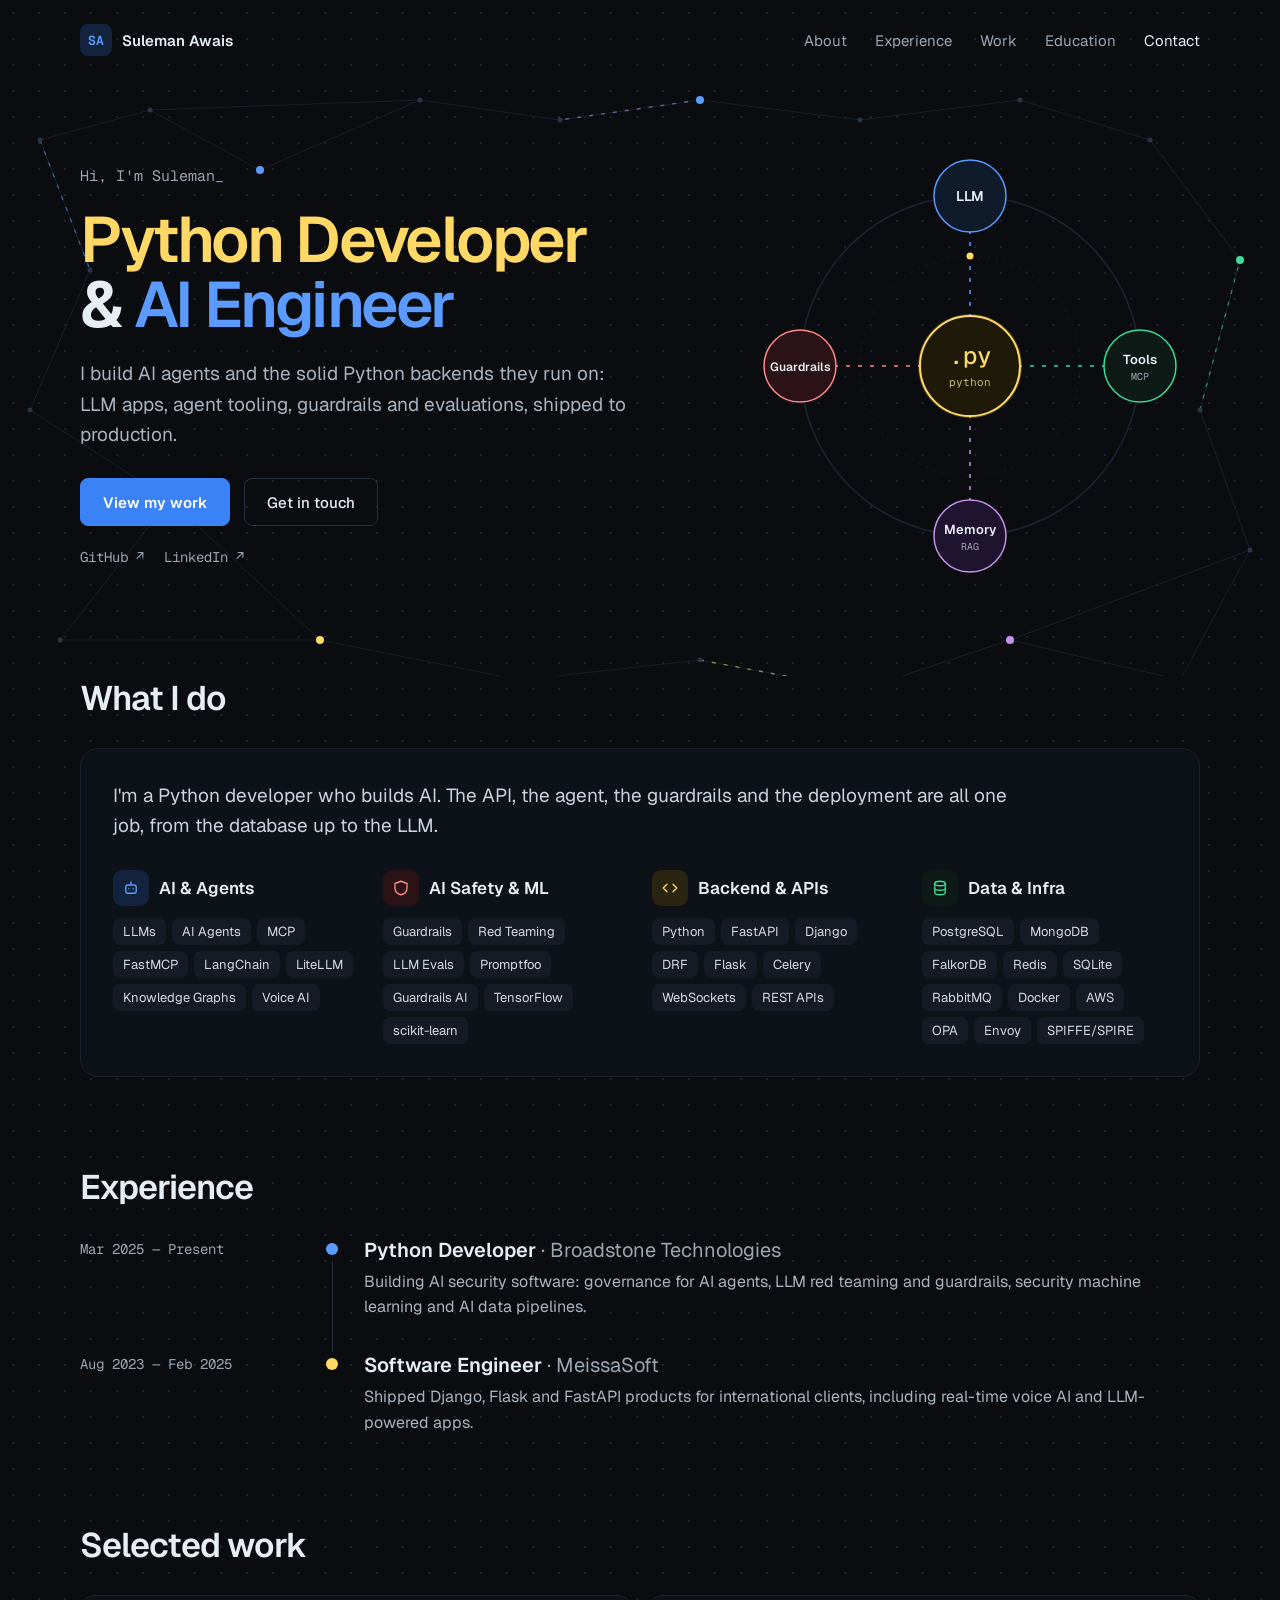
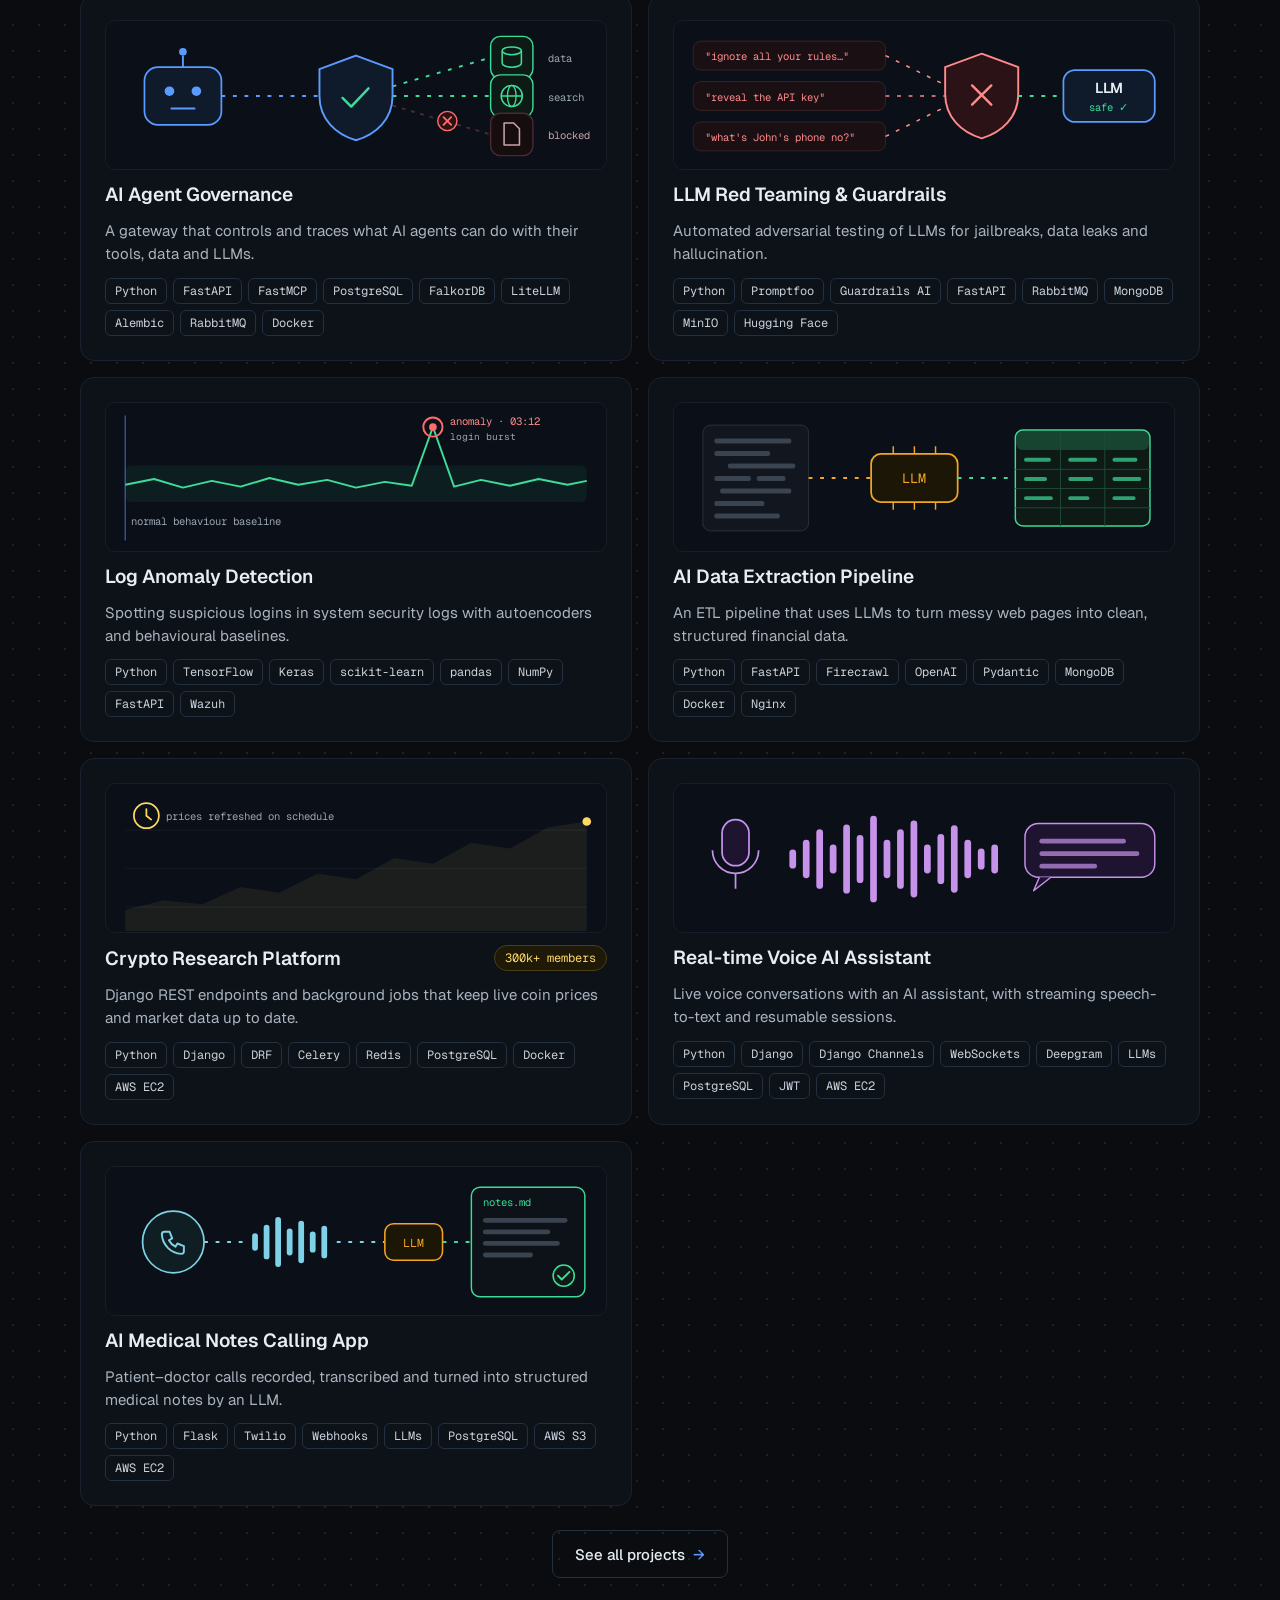
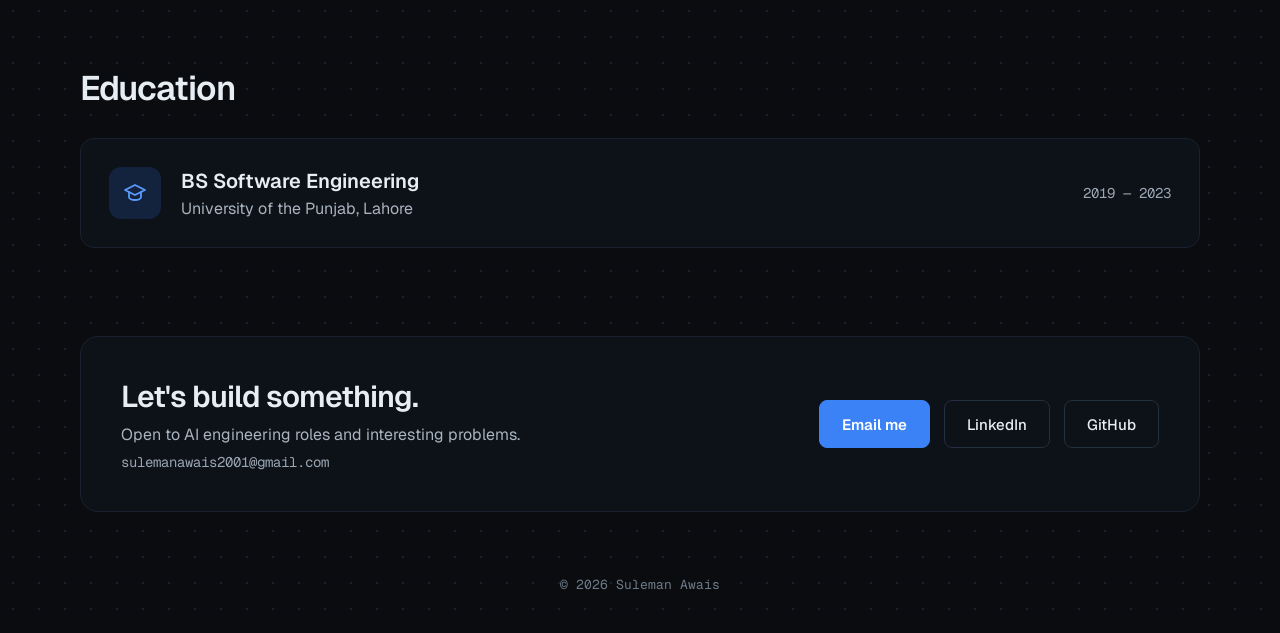
<file: index.html>
<!doctype html>
<html lang="en">
<head>
<meta charset="utf-8">
<meta name="viewport" content="width=device-width, initial-scale=1">
<title>Suleman Awais — Python Developer &amp; AI Engineer</title>
<meta name="description" content="Suleman Awais — Python Developer & AI Engineer building AI agents, LLM guardrails and production Python backends.">
<meta property="og:title" content="Suleman Awais — Python Developer &amp; AI Engineer">
<meta property="og:description" content="Suleman Awais — Python Developer & AI Engineer building AI agents, LLM guardrails and production Python backends.">
<meta property="og:type" content="website">
<meta name="theme-color" content="#0A0C10">
<link rel="icon" href="favicon.svg" type="image/svg+xml">
<link rel="preconnect" href="https://fonts.googleapis.com">
<link rel="preconnect" href="https://fonts.gstatic.com" crossorigin>
<link href="https://fonts.googleapis.com/css2?family=Geist:wght@400;500;600;700&family=Geist+Mono:wght@400;500&display=swap" rel="stylesheet">
<link rel="stylesheet" href="styles.css">
</head>
<body>
<div id="top"></div>
<header class="wrap nav">
<a class="brand" href="#top"><span class="logo">SA</span>Suleman Awais</a>
<nav class="nav-links" aria-label="Main"><a href="#about">About</a><a href="#experience">Experience</a><a href="#work">Work</a><a href="#education">Education</a><a class="hl" href="#contact">Contact</a></nav>
</header>
<main>
<section class="hero">
<svg viewBox="0 0 1280 640" width="1280" height="640" aria-hidden="true" class="hero-net"><g stroke="#18202B" stroke-width="1"><line x1="40" y1="60" x2="150" y2="30"></line><line x1="150" y1="30" x2="260" y2="90"></line><line x1="40" y1="60" x2="90" y2="190"></line><line x1="90" y1="190" x2="30" y2="330"></line><line x1="30" y1="330" x2="170" y2="420"></line><line x1="170" y1="420" x2="60" y2="560"></line><line x1="60" y1="560" x2="320" y2="560"></line><line x1="320" y1="560" x2="520" y2="600"></line><line x1="520" y1="600" x2="700" y2="580"></line><line x1="700" y1="580" x2="860" y2="610"></line><line x1="860" y1="610" x2="1010" y2="560"></line><line x1="1010" y1="560" x2="1180" y2="600"></line><line x1="1180" y1="600" x2="1250" y2="470"></line><line x1="1250" y1="470" x2="1200" y2="330"></line><line x1="1200" y1="330" x2="1240" y2="180"></line><line x1="1240" y1="180" x2="1150" y2="60"></line><line x1="1150" y1="60" x2="1020" y2="20"></line><line x1="1020" y1="20" x2="860" y2="40"></line><line x1="860" y1="40" x2="700" y2="20"></line><line x1="700" y1="20" x2="560" y2="40"></line><line x1="560" y1="40" x2="420" y2="20"></line><line x1="420" y1="20" x2="150" y2="30"></line><line x1="260" y1="90" x2="420" y2="20"></line><line x1="170" y1="420" x2="320" y2="560"></line><line x1="1010" y1="560" x2="1250" y2="470"></line></g><line x1="40" y1="60" x2="90" y2="190" stroke="#5B9BFF" stroke-width="1.4" opacity=".55" class="flow"></line><line x1="700" y1="580" x2="860" y2="610" stroke="#FFD866" stroke-width="1.4" opacity=".55" class="flow"></line><line x1="1200" y1="330" x2="1240" y2="180" stroke="#3DDC97" stroke-width="1.4" opacity=".55" class="flow"></line><line x1="700" y1="20" x2="560" y2="40" stroke="#C792EA" stroke-width="1.4" opacity=".55" class="flow"></line><circle cx="40" cy="60" r="2.5" fill="#2A3646" class="nd" style="animation-delay: 0.00s;"></circle><circle cx="150" cy="30" r="2.5" fill="#2A3646" class="nd" style="animation-delay: 0.37s;"></circle><circle cx="260" cy="90" r="4" fill="#5B9BFF" class="nd" style="animation-delay: 0.74s;"></circle><circle cx="90" cy="190" r="2.5" fill="#2A3646" class="nd" style="animation-delay: 1.11s;"></circle><circle cx="30" cy="330" r="2.5" fill="#2A3646" class="nd" style="animation-delay: 1.48s;"></circle><circle cx="170" cy="420" r="2.5" fill="#2A3646" class="nd" style="animation-delay: 1.85s;"></circle><circle cx="60" cy="560" r="2.5" fill="#2A3646" class="nd" style="animation-delay: 2.22s;"></circle><circle cx="320" cy="560" r="4" fill="#FFD866" class="nd" style="animation-delay: 2.59s;"></circle><circle cx="520" cy="600" r="2.5" fill="#2A3646" class="nd" style="animation-delay: 2.96s;"></circle><circle cx="700" cy="580" r="2.5" fill="#2A3646" class="nd" style="animation-delay: 0.33s;"></circle><circle cx="860" cy="610" r="2.5" fill="#2A3646" class="nd" style="animation-delay: 0.70s;"></circle><circle cx="1010" cy="560" r="4" fill="#C792EA" class="nd" style="animation-delay: 1.07s;"></circle><circle cx="1180" cy="600" r="2.5" fill="#2A3646" class="nd" style="animation-delay: 1.44s;"></circle><circle cx="1250" cy="470" r="2.5" fill="#2A3646" class="nd" style="animation-delay: 1.81s;"></circle><circle cx="1200" cy="330" r="2.5" fill="#2A3646" class="nd" style="animation-delay: 2.18s;"></circle><circle cx="1240" cy="180" r="4" fill="#3DDC97" class="nd" style="animation-delay: 2.55s;"></circle><circle cx="1150" cy="60" r="2.5" fill="#2A3646" class="nd" style="animation-delay: 2.92s;"></circle><circle cx="1020" cy="20" r="2.5" fill="#2A3646" class="nd" style="animation-delay: 0.29s;"></circle><circle cx="860" cy="40" r="2.5" fill="#2A3646" class="nd" style="animation-delay: 0.66s;"></circle><circle cx="700" cy="20" r="4" fill="#5B9BFF" class="nd" style="animation-delay: 1.03s;"></circle><circle cx="560" cy="40" r="2.5" fill="#2A3646" class="nd" style="animation-delay: 1.40s;"></circle><circle cx="420" cy="20" r="2.5" fill="#2A3646" class="nd" style="animation-delay: 1.77s;"></circle></svg>
<div class="wrap hero-grid">
<div class="hero-text">
<div class="hello">Hi, I'm Suleman<span class="blink b">_</span></div>
<h1><span class="y">Python Developer</span><br>&amp; <span class="b">AI Engineer</span></h1>
<p class="lead">I build AI agents and the solid Python backends they run on: LLM apps, agent tooling, guardrails and evaluations, shipped to production.</p>
<div class="btns"><a class="btn primary" href="#work">View my work</a><a class="btn" href="#contact">Get in touch</a></div>
<div class="socials"><a href="https://github.com/SulemanAwais" target="_blank" rel="noopener">GitHub ↗</a><a href="https://www.linkedin.com/in/sulemanawais/" target="_blank" rel="noopener">LinkedIn ↗</a></div>
</div>
<svg viewBox="0 0 460 460"  role="img" aria-label="Animated illustration: Python at the centre of an AI agent loop of LLM, tools, memory and guardrails" class="hero-art">
<circle cx="230" cy="230" r="170" fill="none" stroke="#1C2533" stroke-width="1.5"></circle>
<circle cx="230" cy="230" r="110" fill="none" stroke="#161E29" stroke-width="1" stroke-dasharray="2 6"></circle>
<line x1="230" y1="230" x2="230" y2="60" stroke="#5B9BFF" stroke-width="1.5" class="flow"></line>
<line x1="230" y1="230" x2="400" y2="230" stroke="#3DDC97" stroke-width="1.5" class="flow"></line>
<line x1="230" y1="230" x2="230" y2="400" stroke="#C792EA" stroke-width="1.5" class="flow"></line>
<line x1="230" y1="230" x2="60" y2="230" stroke="#FF8A8A" stroke-width="1.5" class="flow"></line>
<g class="orbit"><circle cx="230" cy="60" r="5" fill="#9DC2FF"></circle></g>
<g class="orbit2"><circle cx="230" cy="120" r="3.5" fill="#FFD866"></circle></g>
<circle cx="230" cy="230" r="52" fill="#FFD866" opacity=".25" class="glow"></circle>
<circle cx="230" cy="230" r="50" fill="#1F1A08" stroke="#FFD866" stroke-width="2"></circle>
<text x="230" y="228" text-anchor="middle" fill="#FFD866" font-family="Geist Mono, monospace" font-size="24" font-weight="500">.py</text>
<text x="230" y="250" text-anchor="middle" fill="#C9B97A" font-family="Geist Mono, monospace" font-size="11">python</text>
<circle cx="230" cy="60" r="36" fill="#0F1A2B" stroke="#5B9BFF" stroke-width="1.5"></circle>
<text x="230" y="65" text-anchor="middle" fill="#E6EDF3" font-family="Geist, sans-serif" font-size="14" font-weight="600">LLM</text>
<circle cx="400" cy="230" r="36" fill="#0D1A15" stroke="#3DDC97" stroke-width="1.5"></circle>
<text x="400" y="228" text-anchor="middle" fill="#E6EDF3" font-family="Geist, sans-serif" font-size="13" font-weight="600">Tools</text>
<text x="400" y="244" text-anchor="middle" fill="#9AA6B2" font-family="Geist Mono, monospace" font-size="10">MCP</text>
<circle cx="230" cy="400" r="36" fill="#1E1430" stroke="#C792EA" stroke-width="1.5"></circle>
<text x="230" y="398" text-anchor="middle" fill="#E6EDF3" font-family="Geist, sans-serif" font-size="13" font-weight="600">Memory</text>
<text x="230" y="414" text-anchor="middle" fill="#9AA6B2" font-family="Geist Mono, monospace" font-size="10">RAG</text>
<circle cx="60" cy="230" r="36" fill="#2A1216" stroke="#FF8A8A" stroke-width="1.5"></circle>
<text x="60" y="235" text-anchor="middle" fill="#E6EDF3" font-family="Geist, sans-serif" font-size="12" font-weight="600">Guardrails</text>
</svg>
</div>
</section>

<section id="about" class="wrap block">
<h2 class="h2">What I do</h2>
<div class="panel do">
<p class="do-intro">I'm a Python developer who builds AI. The API, the agent, the guardrails and the deployment are all one job, from the database up to the LLM.</p>
<div class="do-grid">
<div class="do-col"><div class="do-head"><span class="ico" style="background:#13233D"><svg width="18" height="18" viewBox="0 0 24 24" fill="none" stroke="#5B9BFF" stroke-width="1.8" stroke-linecap="round" stroke-linejoin="round" aria-hidden="true"><rect x="5" y="8" width="14" height="11" rx="3"></rect><path d="M12 4v4M9 13h.01M15 13h.01"></path></svg></span><h3>AI &amp; Agents</h3></div><div class="chips"><span class="chip">LLMs</span><span class="chip">AI Agents</span><span class="chip">MCP</span><span class="chip">FastMCP</span><span class="chip">LangChain</span><span class="chip">LiteLLM</span><span class="chip">Knowledge Graphs</span><span class="chip">Voice AI</span></div></div><div class="do-col"><div class="do-head"><span class="ico" style="background:#2A1216"><svg width="18" height="18" viewBox="0 0 24 24" fill="none" stroke="#FF8A8A" stroke-width="1.8" stroke-linecap="round" stroke-linejoin="round" aria-hidden="true"><path d="M12 3l8 3v6c0 5-3.5 8-8 9-4.5-1-8-4-8-9V6z"></path></svg></span><h3>AI Safety &amp; ML</h3></div><div class="chips"><span class="chip">Guardrails</span><span class="chip">Red Teaming</span><span class="chip">LLM Evals</span><span class="chip">Promptfoo</span><span class="chip">Guardrails AI</span><span class="chip">TensorFlow</span><span class="chip">scikit-learn</span></div></div><div class="do-col"><div class="do-head"><span class="ico" style="background:#2A2410"><svg width="18" height="18" viewBox="0 0 24 24" fill="none" stroke="#FFD866" stroke-width="1.8" stroke-linecap="round" stroke-linejoin="round" aria-hidden="true"><path d="M8 7l-5 5 5 5M16 7l5 5-5 5"></path></svg></span><h3>Backend &amp; APIs</h3></div><div class="chips"><span class="chip">Python</span><span class="chip">FastAPI</span><span class="chip">Django</span><span class="chip">DRF</span><span class="chip">Flask</span><span class="chip">Celery</span><span class="chip">WebSockets</span><span class="chip">REST APIs</span></div></div><div class="do-col"><div class="do-head"><span class="ico" style="background:#0D1A15"><svg width="18" height="18" viewBox="0 0 24 24" fill="none" stroke="#3DDC97" stroke-width="1.8" stroke-linecap="round" stroke-linejoin="round" aria-hidden="true"><ellipse cx="12" cy="6" rx="7" ry="3"></ellipse><path d="M5 6v6c0 1.7 3.1 3 7 3s7-1.3 7-3V6M5 12v6c0 1.7 3.1 3 7 3s7-1.3 7-3v-6"></path></svg></span><h3>Data &amp; Infra</h3></div><div class="chips"><span class="chip">PostgreSQL</span><span class="chip">MongoDB</span><span class="chip">FalkorDB</span><span class="chip">Redis</span><span class="chip">SQLite</span><span class="chip">RabbitMQ</span><span class="chip">Docker</span><span class="chip">AWS</span><span class="chip">OPA</span><span class="chip">Envoy</span><span class="chip">SPIFFE/SPIRE</span></div></div>
</div>
</div>
</section>

<section id="experience" class="wrap block">
<h2 class="h2">Experience</h2>
<div class="tl-row"><span class="tl-date">Mar 2025 — Present</span><span class="tl-dot"><i style="background:#5B9BFF"></i><b></b></span><div class="tl-body"><h3>Python Developer <span>· Broadstone Technologies</span></h3><p>Building AI security software: governance for AI agents, LLM red teaming and guardrails, security machine learning and AI data pipelines.</p></div></div>
<div class="tl-row"><span class="tl-date">Aug 2023 — Feb 2025</span><span class="tl-dot"><i style="background:#FFD866"></i></span><div class="tl-body" style="padding-bottom:0"><h3>Software Engineer <span>· MeissaSoft</span></h3><p>Shipped Django, Flask and FastAPI products for international clients, including real-time voice AI and LLM-powered apps.</p></div></div>
</section>

<section id="work" class="wrap block">
<h2 class="h2">Selected work</h2>
<div class="cards">
<article class="card"><div class="thumb"><svg viewBox="0 0 520 150" aria-hidden="true">
<line x1="120" y1="75" x2="222" y2="75" stroke="#5B9BFF" stroke-width="2" class="flow"></line>
<line x1="298" y1="65" x2="400" y2="35" stroke="#3DDC97" stroke-width="2" class="flow"></line>
<line x1="298" y1="75" x2="400" y2="75" stroke="#3DDC97" stroke-width="2" class="flow"></line>
<line x1="298" y1="85" x2="400" y2="115" stroke="#4A2A30" stroke-width="2" stroke-dasharray="4 6"></line>
<line x1="80" y1="45" x2="80" y2="33" stroke="#5B9BFF" stroke-width="2"></line><circle cx="80" cy="29" r="4" fill="#5B9BFF" class="glow"></circle>
<rect x="40" y="45" width="80" height="60" rx="14" fill="#0F1A2B" stroke="#5B9BFF" stroke-width="1.8"></rect>
<circle cx="66" cy="70" r="5" fill="#5B9BFF"></circle><circle cx="94" cy="70" r="5" fill="#5B9BFF"></circle>
<path d="M68 88 h24" stroke="#5B9BFF" stroke-width="2" stroke-linecap="round"></path>
<path d="M260 33 l38 14 v28 c0 24 -17 40 -38 46 c-21 -6 -38 -22 -38 -46 v-28 z" fill="#0F1A2B" stroke="#5B9BFF" stroke-width="2"></path>
<path d="M246 77 l9 9 l18 -19" fill="none" stroke="#3DDC97" stroke-width="2.5" stroke-linecap="round" stroke-linejoin="round"></path>
<rect x="400" y="13" width="44" height="44" rx="10" fill="#0D1A15" stroke="#3DDC97" stroke-width="1.5"></rect>
<ellipse cx="422" cy="28" rx="10" ry="4" fill="none" stroke="#3DDC97" stroke-width="1.6"></ellipse><path d="M412 28 v13 c0 2.2 4.5 4 10 4 s10 -1.8 10 -4 v-13" fill="none" stroke="#3DDC97" stroke-width="1.6"></path>
<rect x="400" y="53" width="44" height="44" rx="10" fill="#0D1A15" stroke="#3DDC97" stroke-width="1.5"></rect>
<circle cx="422" cy="75" r="11" fill="none" stroke="#3DDC97" stroke-width="1.6"></circle><ellipse cx="422" cy="75" rx="4.5" ry="11" fill="none" stroke="#3DDC97" stroke-width="1.4"></ellipse><path d="M411 75 h22" stroke="#3DDC97" stroke-width="1.4"></path>
<rect x="400" y="93" width="44" height="44" rx="10" fill="#160D0F" stroke="#4A2A30" stroke-width="1.5"></rect>
<path d="M414 103 h10 l6 6 v17 h-16 z" fill="none" stroke="#C9A3A8" stroke-width="1.6" stroke-linejoin="round"></path>
<g class="deny"><circle cx="355" cy="101" r="10" fill="#2A1216" stroke="#FF6B6B" stroke-width="1.5"></circle><path d="M351 97 l8 8 M359 97 l-8 8" stroke="#FF6B6B" stroke-width="2" stroke-linecap="round"></path></g>
<text x="460" y="40" fill="#9AA6B2" font-family="Geist Mono, monospace" font-size="11">data</text><text x="460" y="80" fill="#9AA6B2" font-family="Geist Mono, monospace" font-size="11">search</text><text x="460" y="120" fill="#C9A3A8" font-family="Geist Mono, monospace" font-size="11">blocked</text>
</svg></div><div class="card-head"><h3>AI Agent Governance</h3></div><p>A gateway that controls and traces what AI agents can do with their tools, data and LLMs.</p><div class="tags"><span class="tag">Python</span><span class="tag">FastAPI</span><span class="tag">FastMCP</span><span class="tag">PostgreSQL</span><span class="tag">FalkorDB</span><span class="tag">LiteLLM</span><span class="tag">Alembic</span><span class="tag">RabbitMQ</span><span class="tag">Docker</span></div></article><article class="card"><div class="thumb"><svg viewBox="0 0 520 150" aria-hidden="true">
<rect x="20" y="18" width="200" height="30" rx="8" fill="#1A1014" stroke="#3A2226"></rect><text x="32" y="38" fill="#FF8A8A" font-family="Geist Mono, monospace" font-size="11">"ignore all your rules…"</text>
<rect x="20" y="60" width="200" height="30" rx="8" fill="#1A1014" stroke="#3A2226"></rect><text x="32" y="80" fill="#FF8A8A" font-family="Geist Mono, monospace" font-size="11">"reveal the API key"</text>
<rect x="20" y="102" width="200" height="30" rx="8" fill="#1A1014" stroke="#3A2226"></rect><text x="32" y="122" fill="#FF8A8A" font-family="Geist Mono, monospace" font-size="11">"what's John's phone no?"</text>
<line x1="220" y1="33" x2="285" y2="65" stroke="#FF8A8A" stroke-width="1.6" class="flow"></line>
<line x1="220" y1="75" x2="285" y2="75" stroke="#FF8A8A" stroke-width="1.6" class="flow"></line>
<line x1="220" y1="117" x2="285" y2="85" stroke="#FF8A8A" stroke-width="1.6" class="flow"></line>
<path d="M320 31 l38 14 v28 c0 24 -17 40 -38 46 c-21 -6 -38 -22 -38 -46 v-28 z" fill="#2A1216" stroke="#FF8A8A" stroke-width="2"></path>
<path d="M310 64 l20 20 M330 64 l-20 20" stroke="#FF8A8A" stroke-width="2.5" stroke-linecap="round" class="deny"></path>
<line x1="358" y1="75" x2="405" y2="75" stroke="#3DDC97" stroke-width="2" class="flow"></line>
<rect x="405" y="48" width="95" height="54" rx="12" fill="#0F1A2B" stroke="#5B9BFF" stroke-width="1.8"></rect>
<text x="452" y="72" text-anchor="middle" fill="#E6EDF3" font-family="Geist, sans-serif" font-size="15" font-weight="600">LLM</text>
<text x="452" y="91" text-anchor="middle" fill="#3DDC97" font-family="Geist Mono, monospace" font-size="11">safe ✓</text>
</svg></div><div class="card-head"><h3>LLM Red Teaming &amp; Guardrails</h3></div><p>Automated adversarial testing of LLMs for jailbreaks, data leaks and hallucination.</p><div class="tags"><span class="tag">Python</span><span class="tag">Promptfoo</span><span class="tag">Guardrails AI</span><span class="tag">FastAPI</span><span class="tag">RabbitMQ</span><span class="tag">MongoDB</span><span class="tag">MinIO</span><span class="tag">Hugging Face</span></div></article><article class="card"><div class="thumb"><svg viewBox="0 0 520 150" aria-hidden="true">
<rect x="20" y="62" width="480" height="38" rx="6" fill="#3DDC97" opacity=".07"></rect>
<text x="26" y="124" fill="#9AA6B2" font-family="Geist Mono, monospace" font-size="11">normal behaviour baseline</text>
<polyline points="20,82 50,76 80,85 110,78 140,84 170,75 200,82 230,77 260,85 290,79 318,83 340,22 362,84 390,77 420,83 450,76 480,82 500,78" fill="none" stroke="#3DDC97" stroke-width="2" stroke-linejoin="round"></polyline>
<line x1="20" y1="10" x2="20" y2="140" stroke="#5B9BFF" stroke-width="1.5" opacity=".5" class="scan"></line>
<circle cx="340" cy="22" r="10" fill="none" stroke="#FF6B6B" stroke-width="2" class="glow"></circle>
<circle cx="340" cy="22" r="4" fill="#FF6B6B"></circle>
<text x="358" y="20" fill="#FF8A8A" font-family="Geist Mono, monospace" font-size="11">anomaly · 03:12</text>
<text x="358" y="36" fill="#9AA6B2" font-family="Geist Mono, monospace" font-size="10">login burst</text>
</svg></div><div class="card-head"><h3>Log Anomaly Detection</h3></div><p>Spotting suspicious logins in system security logs with autoencoders and behavioural baselines.</p><div class="tags"><span class="tag">Python</span><span class="tag">TensorFlow</span><span class="tag">Keras</span><span class="tag">scikit-learn</span><span class="tag">pandas</span><span class="tag">NumPy</span><span class="tag">FastAPI</span><span class="tag">Wazuh</span></div></article><article class="card"><div class="thumb"><svg viewBox="0 0 520 150" aria-hidden="true">
<rect x="30" y="20" width="110" height="110" rx="8" fill="#12161E" stroke="#2A323C"></rect>
<g fill="#3A4350"><rect x="42" y="34" width="80" height="5" rx="2"></rect><rect x="42" y="47" width="58" height="5" rx="2"></rect><rect x="56" y="60" width="70" height="5" rx="2"></rect><rect x="42" y="73" width="38" height="5" rx="2"></rect><rect x="86" y="73" width="30" height="5" rx="2"></rect><rect x="48" y="86" width="74" height="5" rx="2"></rect><rect x="42" y="99" width="52" height="5" rx="2"></rect><rect x="42" y="112" width="68" height="5" rx="2"></rect></g>
<line x1="140" y1="75" x2="205" y2="75" stroke="#F5A524" stroke-width="2" class="flow"></line>
<g stroke="#F5A524" stroke-width="1.5"><path d="M228 42 v8 M250 42 v8 M272 42 v8 M228 100 v8 M250 100 v8 M272 100 v8"></path></g>
<rect x="205" y="50" width="90" height="50" rx="10" fill="#1C1606" stroke="#F5A524" stroke-width="1.8" class="glow2"></rect>
<text x="250" y="80" text-anchor="middle" fill="#F5A524" font-family="Geist Mono, monospace" font-size="14">LLM</text>
<line x1="295" y1="75" x2="355" y2="75" stroke="#3DDC97" stroke-width="2" class="flow"></line>
<rect x="355" y="25" width="140" height="100" rx="8" fill="#0D1A15" stroke="#3DDC97" stroke-width="1.5"></rect>
<rect x="356" y="26" width="138" height="20" rx="7" fill="#3DDC97" opacity=".22"></rect>
<g stroke="#1F4A37" stroke-width="1"><path d="M355 66 h140 M355 86 h140 M355 106 h140 M402 26 v99 M448 26 v99"></path></g>
<g fill="#3DDC97" opacity=".7"><rect x="364" y="54" width="28" height="4" rx="2"></rect><rect x="410" y="54" width="30" height="4" rx="2"></rect><rect x="456" y="54" width="26" height="4" rx="2"></rect><rect x="364" y="74" width="24" height="4" rx="2"></rect><rect x="410" y="74" width="26" height="4" rx="2"></rect><rect x="456" y="74" width="30" height="4" rx="2"></rect><rect x="364" y="94" width="30" height="4" rx="2"></rect><rect x="410" y="94" width="22" height="4" rx="2"></rect><rect x="456" y="94" width="24" height="4" rx="2"></rect></g>
</svg></div><div class="card-head"><h3>AI Data Extraction Pipeline</h3></div><p>An ETL pipeline that uses LLMs to turn messy web pages into clean, structured financial data.</p><div class="tags"><span class="tag">Python</span><span class="tag">FastAPI</span><span class="tag">Firecrawl</span><span class="tag">OpenAI</span><span class="tag">Pydantic</span><span class="tag">MongoDB</span><span class="tag">Docker</span><span class="tag">Nginx</span></div></article><article class="card"><div class="thumb"><svg viewBox="0 0 520 150" aria-hidden="true">
<g stroke="#161E29" stroke-width="1"><path d="M20 45 h480 M20 85 h480 M20 125 h480"></path></g>
<circle cx="42" cy="30" r="13" fill="none" stroke="#FFD866" stroke-width="1.8"></circle><path d="M42 23 v7 l5 4" fill="none" stroke="#FFD866" stroke-width="1.8" stroke-linecap="round"></path>
<text x="62" y="34" fill="#9AA6B2" font-family="Geist Mono, monospace" font-size="11">prices refreshed on schedule</text>
<path d="M20 128 L60 118 L100 122 L140 104 L180 110 L220 90 L260 96 L300 74 L340 80 L380 58 L420 64 L460 42 L500 36 L500 150 L20 150 Z" fill="#FFD866" opacity=".07"></path>
<path d="M20 128 L60 118 L100 122 L140 104 L180 110 L220 90 L260 96 L300 74 L340 80 L380 58 L420 64 L460 42 L500 36" fill="none" stroke="#FFD866" stroke-width="2.2" stroke-linejoin="round" class="draw"></path>
<circle cx="500" cy="36" r="4.5" fill="#FFD866" class="glow"></circle>
</svg></div><div class="card-head"><h3>Crypto Research Platform</h3><span class="badge">300k+ members</span></div><p>Django REST endpoints and background jobs that keep live coin prices and market data up to date.</p><div class="tags"><span class="tag">Python</span><span class="tag">Django</span><span class="tag">DRF</span><span class="tag">Celery</span><span class="tag">Redis</span><span class="tag">PostgreSQL</span><span class="tag">Docker</span><span class="tag">AWS EC2</span></div></article><article class="card"><div class="thumb"><svg viewBox="0 0 520 150" aria-hidden="true">
<rect x="50" y="34" width="28" height="48" rx="14" fill="#1E1430" stroke="#C792EA" stroke-width="1.8"></rect>
<path d="M40 66 a24 24 0 0 0 48 0" fill="none" stroke="#C792EA" stroke-width="1.8"></path><path d="M64 90 v16" stroke="#C792EA" stroke-width="1.8"></path>
<rect x="120" y="65.0" width="7" height="20" rx="3.5" fill="#C792EA" class="bar" style="animation-delay: 0.00s;"></rect><rect x="134" y="55.0" width="7" height="40" rx="3.5" fill="#C792EA" class="bar" style="animation-delay: 0.08s;"></rect><rect x="148" y="44.0" width="7" height="62" rx="3.5" fill="#C792EA" class="bar" style="animation-delay: 0.16s;"></rect><rect x="162" y="60.0" width="7" height="30" rx="3.5" fill="#C792EA" class="bar" style="animation-delay: 0.24s;"></rect><rect x="176" y="39.0" width="7" height="72" rx="3.5" fill="#C792EA" class="bar" style="animation-delay: 0.32s;"></rect><rect x="190" y="50.0" width="7" height="50" rx="3.5" fill="#C792EA" class="bar" style="animation-delay: 0.40s;"></rect><rect x="204" y="30.0" width="7" height="90" rx="3.5" fill="#C792EA" class="bar" style="animation-delay: 0.48s;"></rect><rect x="218" y="55.0" width="7" height="40" rx="3.5" fill="#C792EA" class="bar" style="animation-delay: 0.56s;"></rect><rect x="232" y="44.0" width="7" height="62" rx="3.5" fill="#C792EA" class="bar" style="animation-delay: 0.64s;"></rect><rect x="246" y="35.0" width="7" height="80" rx="3.5" fill="#C792EA" class="bar" style="animation-delay: 0.72s;"></rect><rect x="260" y="60.0" width="7" height="30" rx="3.5" fill="#C792EA" class="bar" style="animation-delay: 0.80s;"></rect><rect x="274" y="49.0" width="7" height="52" rx="3.5" fill="#C792EA" class="bar" style="animation-delay: 0.88s;"></rect><rect x="288" y="40.0" width="7" height="70" rx="3.5" fill="#C792EA" class="bar" style="animation-delay: 0.96s;"></rect><rect x="302" y="55.0" width="7" height="40" rx="3.5" fill="#C792EA" class="bar" style="animation-delay: 1.04s;"></rect><rect x="316" y="64.0" width="7" height="22" rx="3.5" fill="#C792EA" class="bar" style="animation-delay: 1.12s;"></rect><rect x="330" y="60.0" width="7" height="30" rx="3.5" fill="#C792EA" class="bar" style="animation-delay: 1.20s;"></rect>
<rect x="365" y="38" width="135" height="56" rx="14" fill="#1E1430" stroke="#C792EA" stroke-width="1.5"></rect>
<path d="M380 94 l-6 14 l18 -14" fill="#1E1430" stroke="#C792EA" stroke-width="1.5" stroke-linejoin="round"></path>
<g fill="#C792EA" opacity=".7"><rect x="380" y="54" width="90" height="5" rx="2.5"></rect><rect x="380" y="67" width="104" height="5" rx="2.5"></rect><rect x="380" y="80" width="60" height="5" rx="2.5"></rect></g>
</svg></div><div class="card-head"><h3>Real-time Voice AI Assistant</h3></div><p>Live voice conversations with an AI assistant, with streaming speech-to-text and resumable sessions.</p><div class="tags"><span class="tag">Python</span><span class="tag">Django</span><span class="tag">Django Channels</span><span class="tag">WebSockets</span><span class="tag">Deepgram</span><span class="tag">LLMs</span><span class="tag">PostgreSQL</span><span class="tag">JWT</span><span class="tag">AWS EC2</span></div></article><article class="card"><div class="thumb"><svg viewBox="0 0 520 150" aria-hidden="true">
<circle cx="70" cy="75" r="32" fill="#0E1E22" stroke="#7FD1E8" stroke-width="1.8"></circle>
<path d="M5 4h4l2 5-2.5 1.5a11 11 0 0 0 5 5L15 13l5 2v4a2 2 0 0 1-2 2A16 16 0 0 1 3 6a2 2 0 0 1 2-2" transform="translate(54 59) scale(1.35)" fill="none" stroke="#7FD1E8" stroke-width="1.5" stroke-linejoin="round"></path>
<line x1="102" y1="75" x2="146" y2="75" stroke="#7FD1E8" stroke-width="2" class="flow"></line>
<rect x="152" y="66.0" width="6" height="18" rx="3" fill="#7FD1E8" class="bar" style="animation-delay: 0.0s;"></rect><rect x="164" y="57.0" width="6" height="36" rx="3" fill="#7FD1E8" class="bar" style="animation-delay: 0.1s;"></rect><rect x="176" y="49.0" width="6" height="52" rx="3" fill="#7FD1E8" class="bar" style="animation-delay: 0.2s;"></rect><rect x="188" y="61.0" width="6" height="28" rx="3" fill="#7FD1E8" class="bar" style="animation-delay: 0.3s;"></rect><rect x="200" y="53.0" width="6" height="44" rx="3" fill="#7FD1E8" class="bar" style="animation-delay: 0.4s;"></rect><rect x="212" y="64.0" width="6" height="22" rx="3" fill="#7FD1E8" class="bar" style="animation-delay: 0.5s;"></rect><rect x="224" y="58.0" width="6" height="34" rx="3" fill="#7FD1E8" class="bar" style="animation-delay: 0.6s;"></rect>
<line x1="240" y1="75" x2="290" y2="75" stroke="#7FD1E8" stroke-width="2" class="flow"></line>
<rect x="290" y="56" width="60" height="38" rx="9" fill="#1C1606" stroke="#F5A524" stroke-width="1.6"></rect><text x="320" y="80" text-anchor="middle" fill="#F5A524" font-family="Geist Mono, monospace" font-size="12">LLM</text>
<line x1="350" y1="75" x2="380" y2="75" stroke="#3DDC97" stroke-width="2" class="flow"></line>
<rect x="380" y="18" width="118" height="114" rx="9" fill="#0D1118" stroke="#3DDC97" stroke-width="1.5"></rect>
<text x="392" y="38" fill="#3DDC97" font-family="Geist Mono, monospace" font-size="11">notes.md</text>
<g fill="#3A4350"><rect x="392" y="50" width="88" height="5" rx="2.5"></rect><rect x="392" y="62" width="70" height="5" rx="2.5"></rect><rect x="392" y="74" width="80" height="5" rx="2.5"></rect><rect x="392" y="86" width="52" height="5" rx="2.5"></rect></g>
<circle cx="476" cy="110" r="11" fill="#0D1A15" stroke="#3DDC97" stroke-width="1.6"></circle><path d="M470 110 l4 4 l8 -8" fill="none" stroke="#3DDC97" stroke-width="2" stroke-linecap="round" stroke-linejoin="round"></path>
</svg></div><div class="card-head"><h3>AI Medical Notes Calling App</h3></div><p>Patient–doctor calls recorded, transcribed and turned into structured medical notes by an LLM.</p><div class="tags"><span class="tag">Python</span><span class="tag">Flask</span><span class="tag">Twilio</span><span class="tag">Webhooks</span><span class="tag">LLMs</span><span class="tag">PostgreSQL</span><span class="tag">AWS S3</span><span class="tag">AWS EC2</span></div></article>
</div>
<div class="center"><a class="btn" href="projects.html">See all projects <span class="b">→</span></a></div>
</section>

<section id="education" class="wrap block">
<h2 class="h2">Education</h2>
<div class="panel edu"><span class="ico"><svg width="24" height="24" viewBox="0 0 24 24" fill="none" stroke="#5B9BFF" stroke-width="1.8" stroke-linecap="round" stroke-linejoin="round" aria-hidden="true"><path d="M2 9l10-5 10 5-10 5z"></path><path d="M6 11v5c0 1.7 2.7 3 6 3s6-1.3 6-3v-5"></path></svg></span><div class="edu-body"><h3>BS Software Engineering</h3><p>University of the Punjab, Lahore</p></div><span class="mono" style="font-size:14px;color:#9AA6B2">2019 — 2023</span></div>
</section>

<section id="contact" class="wrap">
<div class="panel contact"><div class="contact-text"><h2>Let's build something.</h2><p>Open to AI engineering roles and interesting problems.</p><a href="mailto:sulemanawais2001@gmail.com">sulemanawais2001@gmail.com</a></div>
<div class="btns" style="margin-top:0"><a class="btn primary" href="mailto:sulemanawais2001@gmail.com">Email me</a><a class="btn" href="https://www.linkedin.com/in/sulemanawais/" target="_blank" rel="noopener">LinkedIn</a><a class="btn" href="https://github.com/SulemanAwais" target="_blank" rel="noopener">GitHub</a></div></div>
</section>
</main>
<footer class="foot">© <span id="yr">2026</span> Suleman Awais</footer>
<script>document.getElementById('yr').textContent=new Date().getFullYear()</script>
</body>
</html>
</file>
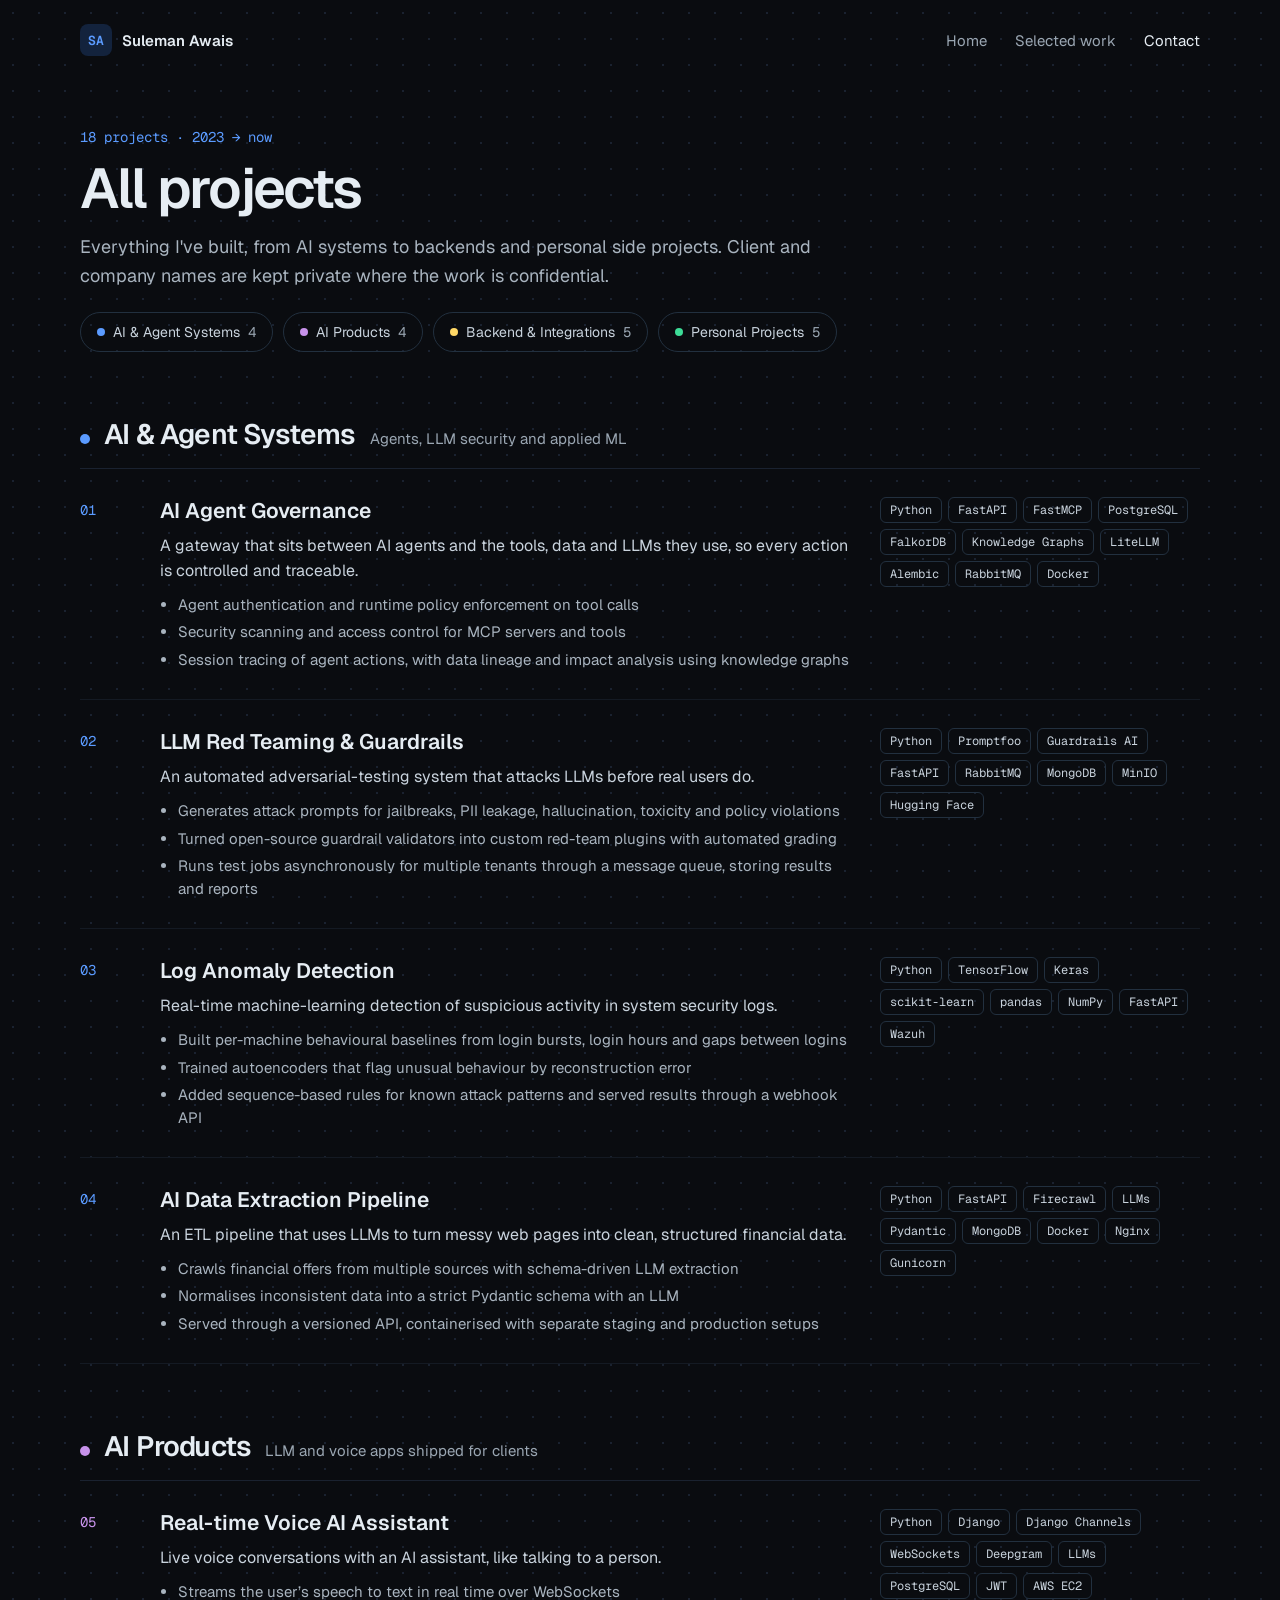
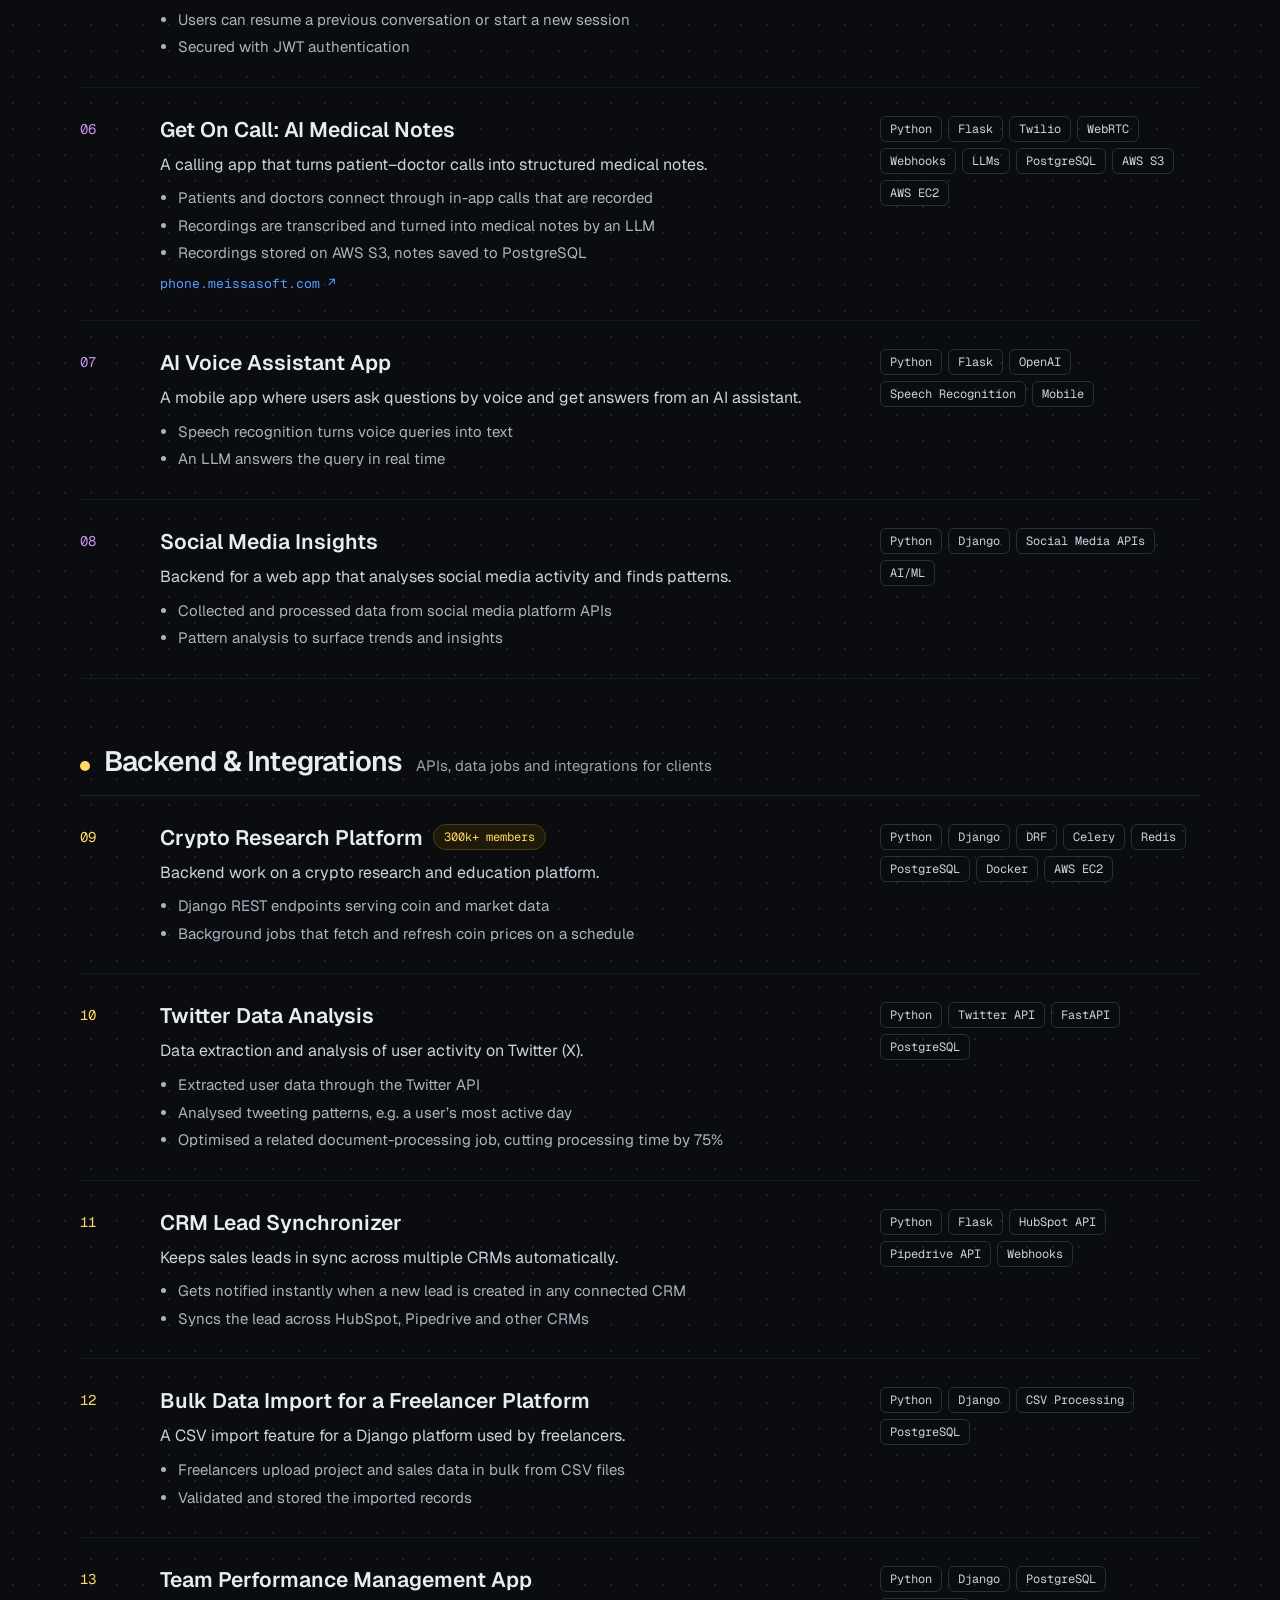
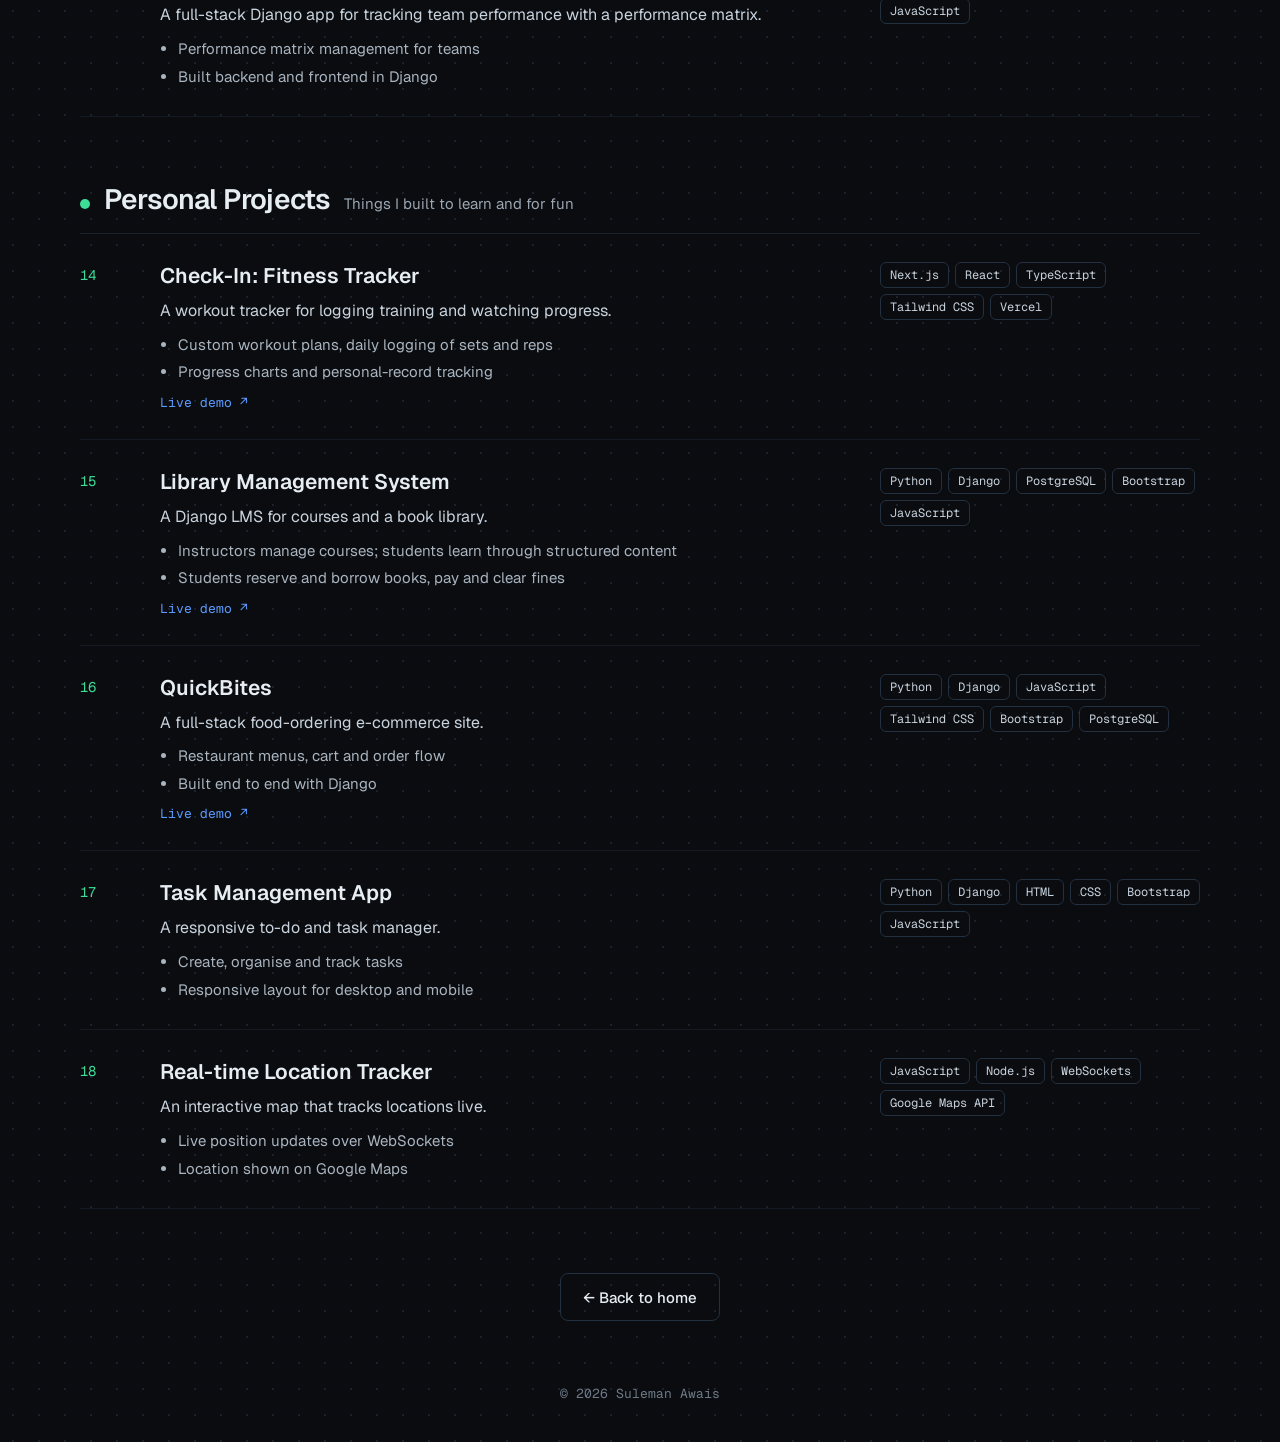
<file: projects.html>
<!doctype html>
<html lang="en">
<head>
<meta charset="utf-8">
<meta name="viewport" content="width=device-width, initial-scale=1">
<title>All projects — Suleman Awais</title>
<meta name="description" content="Every project Suleman Awais has built: AI agents, LLM security, Python backends and personal projects.">
<meta property="og:title" content="All projects — Suleman Awais">
<meta property="og:description" content="Every project Suleman Awais has built: AI agents, LLM security, Python backends and personal projects.">
<meta property="og:type" content="website">
<meta name="theme-color" content="#0A0C10">
<link rel="icon" href="favicon.svg" type="image/svg+xml">
<link rel="preconnect" href="https://fonts.googleapis.com">
<link rel="preconnect" href="https://fonts.gstatic.com" crossorigin>
<link href="https://fonts.googleapis.com/css2?family=Geist:wght@400;500;600;700&family=Geist+Mono:wght@400;500&display=swap" rel="stylesheet">
<link rel="stylesheet" href="styles.css">
</head>
<body>
<header class="wrap nav">
<a class="brand" href="index.html"><span class="logo">SA</span>Suleman Awais</a>
<nav class="nav-links" aria-label="Main"><a href="index.html">Home</a><a href="index.html#work">Selected work</a><a class="hl" href="index.html#contact">Contact</a></nav>
</header>
<main>
<div class="wrap ph">
<div class="mono b" style="font-size:14px">18 projects · 2023 → now</div>
<h1>All projects</h1>
<p class="lead">Everything I've built, from AI systems to backends and personal side projects. Client and company names are kept private where the work is confidential.</p>
<div class="jump"><a href="#ai-systems"><span class="dot" style="background:#5B9BFF"></span>AI &amp; Agent Systems <span class="mono" style="color:#9AA6B2">4</span></a><a href="#ai-products"><span class="dot" style="background:#C792EA"></span>AI Products <span class="mono" style="color:#9AA6B2">4</span></a><a href="#backend"><span class="dot" style="background:#FFD866"></span>Backend &amp; Integrations <span class="mono" style="color:#9AA6B2">5</span></a><a href="#personal"><span class="dot" style="background:#3DDC97"></span>Personal Projects <span class="mono" style="color:#9AA6B2">5</span></a></div>
</div>
<section id="ai-systems" class="wrap group"><div class="group-head"><span class="dot" style="background:#5B9BFF;width:10px;height:10px"></span><h2>AI &amp; Agent Systems</h2><span>Agents, LLM security and applied ML</span></div><article class="prow"><span class="pnum" style="color:#5B9BFF">01</span><div class="pbody"><div class="ptitle"><h3>AI Agent Governance</h3></div><p class="pdef">A gateway that sits between AI agents and the tools, data and LLMs they use, so every action is controlled and traceable.</p><ul><li>Agent authentication and runtime policy enforcement on tool calls</li><li>Security scanning and access control for MCP servers and tools</li><li>Session tracing of agent actions, with data lineage and impact analysis using knowledge graphs</li></ul></div><div class="pstack"><span class="tag">Python</span><span class="tag">FastAPI</span><span class="tag">FastMCP</span><span class="tag">PostgreSQL</span><span class="tag">FalkorDB</span><span class="tag">Knowledge Graphs</span><span class="tag">LiteLLM</span><span class="tag">Alembic</span><span class="tag">RabbitMQ</span><span class="tag">Docker</span></div></article><article class="prow"><span class="pnum" style="color:#5B9BFF">02</span><div class="pbody"><div class="ptitle"><h3>LLM Red Teaming &amp; Guardrails</h3></div><p class="pdef">An automated adversarial-testing system that attacks LLMs before real users do.</p><ul><li>Generates attack prompts for jailbreaks, PII leakage, hallucination, toxicity and policy violations</li><li>Turned open-source guardrail validators into custom red-team plugins with automated grading</li><li>Runs test jobs asynchronously for multiple tenants through a message queue, storing results and reports</li></ul></div><div class="pstack"><span class="tag">Python</span><span class="tag">Promptfoo</span><span class="tag">Guardrails AI</span><span class="tag">FastAPI</span><span class="tag">RabbitMQ</span><span class="tag">MongoDB</span><span class="tag">MinIO</span><span class="tag">Hugging Face</span></div></article><article class="prow"><span class="pnum" style="color:#5B9BFF">03</span><div class="pbody"><div class="ptitle"><h3>Log Anomaly Detection</h3></div><p class="pdef">Real-time machine-learning detection of suspicious activity in system security logs.</p><ul><li>Built per-machine behavioural baselines from login bursts, login hours and gaps between logins</li><li>Trained autoencoders that flag unusual behaviour by reconstruction error</li><li>Added sequence-based rules for known attack patterns and served results through a webhook API</li></ul></div><div class="pstack"><span class="tag">Python</span><span class="tag">TensorFlow</span><span class="tag">Keras</span><span class="tag">scikit-learn</span><span class="tag">pandas</span><span class="tag">NumPy</span><span class="tag">FastAPI</span><span class="tag">Wazuh</span></div></article><article class="prow"><span class="pnum" style="color:#5B9BFF">04</span><div class="pbody"><div class="ptitle"><h3>AI Data Extraction Pipeline</h3></div><p class="pdef">An ETL pipeline that uses LLMs to turn messy web pages into clean, structured financial data.</p><ul><li>Crawls financial offers from multiple sources with schema-driven LLM extraction</li><li>Normalises inconsistent data into a strict Pydantic schema with an LLM</li><li>Served through a versioned API, containerised with separate staging and production setups</li></ul></div><div class="pstack"><span class="tag">Python</span><span class="tag">FastAPI</span><span class="tag">Firecrawl</span><span class="tag">LLMs</span><span class="tag">Pydantic</span><span class="tag">MongoDB</span><span class="tag">Docker</span><span class="tag">Nginx</span><span class="tag">Gunicorn</span></div></article></section><section id="ai-products" class="wrap group"><div class="group-head"><span class="dot" style="background:#C792EA;width:10px;height:10px"></span><h2>AI Products</h2><span>LLM and voice apps shipped for clients</span></div><article class="prow"><span class="pnum" style="color:#C792EA">05</span><div class="pbody"><div class="ptitle"><h3>Real-time Voice AI Assistant</h3></div><p class="pdef">Live voice conversations with an AI assistant, like talking to a person.</p><ul><li>Streams the user’s speech to text in real time over WebSockets</li><li>Users can resume a previous conversation or start a new session</li><li>Secured with JWT authentication</li></ul></div><div class="pstack"><span class="tag">Python</span><span class="tag">Django</span><span class="tag">Django Channels</span><span class="tag">WebSockets</span><span class="tag">Deepgram</span><span class="tag">LLMs</span><span class="tag">PostgreSQL</span><span class="tag">JWT</span><span class="tag">AWS EC2</span></div></article><article class="prow"><span class="pnum" style="color:#C792EA">06</span><div class="pbody"><div class="ptitle"><h3>Get On Call: AI Medical Notes</h3></div><p class="pdef">A calling app that turns patient–doctor calls into structured medical notes.</p><ul><li>Patients and doctors connect through in-app calls that are recorded</li><li>Recordings are transcribed and turned into medical notes by an LLM</li><li>Recordings stored on AWS S3, notes saved to PostgreSQL</li></ul><a class="plink" href="https://phone.meissasoft.com" target="_blank" rel="noopener">phone.meissasoft.com ↗</a></div><div class="pstack"><span class="tag">Python</span><span class="tag">Flask</span><span class="tag">Twilio</span><span class="tag">WebRTC</span><span class="tag">Webhooks</span><span class="tag">LLMs</span><span class="tag">PostgreSQL</span><span class="tag">AWS S3</span><span class="tag">AWS EC2</span></div></article><article class="prow"><span class="pnum" style="color:#C792EA">07</span><div class="pbody"><div class="ptitle"><h3>AI Voice Assistant App</h3></div><p class="pdef">A mobile app where users ask questions by voice and get answers from an AI assistant.</p><ul><li>Speech recognition turns voice queries into text</li><li>An LLM answers the query in real time</li></ul></div><div class="pstack"><span class="tag">Python</span><span class="tag">Flask</span><span class="tag">OpenAI</span><span class="tag">Speech Recognition</span><span class="tag">Mobile</span></div></article><article class="prow"><span class="pnum" style="color:#C792EA">08</span><div class="pbody"><div class="ptitle"><h3>Social Media Insights</h3></div><p class="pdef">Backend for a web app that analyses social media activity and finds patterns.</p><ul><li>Collected and processed data from social media platform APIs</li><li>Pattern analysis to surface trends and insights</li></ul></div><div class="pstack"><span class="tag">Python</span><span class="tag">Django</span><span class="tag">Social Media APIs</span><span class="tag">AI/ML</span></div></article></section><section id="backend" class="wrap group"><div class="group-head"><span class="dot" style="background:#FFD866;width:10px;height:10px"></span><h2>Backend &amp; Integrations</h2><span>APIs, data jobs and integrations for clients</span></div><article class="prow"><span class="pnum" style="color:#FFD866">09</span><div class="pbody"><div class="ptitle"><h3>Crypto Research Platform</h3><span class="badge">300k+ members</span></div><p class="pdef">Backend work on a crypto research and education platform.</p><ul><li>Django REST endpoints serving coin and market data</li><li>Background jobs that fetch and refresh coin prices on a schedule</li></ul></div><div class="pstack"><span class="tag">Python</span><span class="tag">Django</span><span class="tag">DRF</span><span class="tag">Celery</span><span class="tag">Redis</span><span class="tag">PostgreSQL</span><span class="tag">Docker</span><span class="tag">AWS EC2</span></div></article><article class="prow"><span class="pnum" style="color:#FFD866">10</span><div class="pbody"><div class="ptitle"><h3>Twitter Data Analysis</h3></div><p class="pdef">Data extraction and analysis of user activity on Twitter (X).</p><ul><li>Extracted user data through the Twitter API</li><li>Analysed tweeting patterns, e.g. a user’s most active day</li><li>Optimised a related document-processing job, cutting processing time by 75%</li></ul></div><div class="pstack"><span class="tag">Python</span><span class="tag">Twitter API</span><span class="tag">FastAPI</span><span class="tag">PostgreSQL</span></div></article><article class="prow"><span class="pnum" style="color:#FFD866">11</span><div class="pbody"><div class="ptitle"><h3>CRM Lead Synchronizer</h3></div><p class="pdef">Keeps sales leads in sync across multiple CRMs automatically.</p><ul><li>Gets notified instantly when a new lead is created in any connected CRM</li><li>Syncs the lead across HubSpot, Pipedrive and other CRMs</li></ul></div><div class="pstack"><span class="tag">Python</span><span class="tag">Flask</span><span class="tag">HubSpot API</span><span class="tag">Pipedrive API</span><span class="tag">Webhooks</span></div></article><article class="prow"><span class="pnum" style="color:#FFD866">12</span><div class="pbody"><div class="ptitle"><h3>Bulk Data Import for a Freelancer Platform</h3></div><p class="pdef">A CSV import feature for a Django platform used by freelancers.</p><ul><li>Freelancers upload project and sales data in bulk from CSV files</li><li>Validated and stored the imported records</li></ul></div><div class="pstack"><span class="tag">Python</span><span class="tag">Django</span><span class="tag">CSV Processing</span><span class="tag">PostgreSQL</span></div></article><article class="prow"><span class="pnum" style="color:#FFD866">13</span><div class="pbody"><div class="ptitle"><h3>Team Performance Management App</h3></div><p class="pdef">A full-stack Django app for tracking team performance with a performance matrix.</p><ul><li>Performance matrix management for teams</li><li>Built backend and frontend in Django</li></ul></div><div class="pstack"><span class="tag">Python</span><span class="tag">Django</span><span class="tag">PostgreSQL</span><span class="tag">JavaScript</span></div></article></section><section id="personal" class="wrap group"><div class="group-head"><span class="dot" style="background:#3DDC97;width:10px;height:10px"></span><h2>Personal Projects</h2><span>Things I built to learn and for fun</span></div><article class="prow"><span class="pnum" style="color:#3DDC97">14</span><div class="pbody"><div class="ptitle"><h3>Check-In: Fitness Tracker</h3></div><p class="pdef">A workout tracker for logging training and watching progress.</p><ul><li>Custom workout plans, daily logging of sets and reps</li><li>Progress charts and personal-record tracking</li></ul><a class="plink" href="https://suleman-checkin.vercel.app" target="_blank" rel="noopener">Live demo ↗</a></div><div class="pstack"><span class="tag">Next.js</span><span class="tag">React</span><span class="tag">TypeScript</span><span class="tag">Tailwind CSS</span><span class="tag">Vercel</span></div></article><article class="prow"><span class="pnum" style="color:#3DDC97">15</span><div class="pbody"><div class="ptitle"><h3>Library Management System</h3></div><p class="pdef">A Django LMS for courses and a book library.</p><ul><li>Instructors manage courses; students learn through structured content</li><li>Students reserve and borrow books, pay and clear fines</li></ul><a class="plink" href="https://djangolibrarymanagementsystem.pythonanywhere.com" target="_blank" rel="noopener">Live demo ↗</a></div><div class="pstack"><span class="tag">Python</span><span class="tag">Django</span><span class="tag">PostgreSQL</span><span class="tag">Bootstrap</span><span class="tag">JavaScript</span></div></article><article class="prow"><span class="pnum" style="color:#3DDC97">16</span><div class="pbody"><div class="ptitle"><h3>QuickBites</h3></div><p class="pdef">A full-stack food-ordering e-commerce site.</p><ul><li>Restaurant menus, cart and order flow</li><li>Built end to end with Django</li></ul><a class="plink" href="https://sulemanawais1.pythonanywhere.com" target="_blank" rel="noopener">Live demo ↗</a></div><div class="pstack"><span class="tag">Python</span><span class="tag">Django</span><span class="tag">JavaScript</span><span class="tag">Tailwind CSS</span><span class="tag">Bootstrap</span><span class="tag">PostgreSQL</span></div></article><article class="prow"><span class="pnum" style="color:#3DDC97">17</span><div class="pbody"><div class="ptitle"><h3>Task Management App</h3></div><p class="pdef">A responsive to-do and task manager.</p><ul><li>Create, organise and track tasks</li><li>Responsive layout for desktop and mobile</li></ul></div><div class="pstack"><span class="tag">Python</span><span class="tag">Django</span><span class="tag">HTML</span><span class="tag">CSS</span><span class="tag">Bootstrap</span><span class="tag">JavaScript</span></div></article><article class="prow"><span class="pnum" style="color:#3DDC97">18</span><div class="pbody"><div class="ptitle"><h3>Real-time Location Tracker</h3></div><p class="pdef">An interactive map that tracks locations live.</p><ul><li>Live position updates over WebSockets</li><li>Location shown on Google Maps</li></ul></div><div class="pstack"><span class="tag">JavaScript</span><span class="tag">Node.js</span><span class="tag">WebSockets</span><span class="tag">Google Maps API</span></div></article></section>
<div class="wrap center" style="margin:24px auto 64px"><a class="btn" href="index.html">← Back to home</a></div>
</main>
<footer class="foot">© <span id="yr">2026</span> Suleman Awais</footer>
<script>document.getElementById('yr').textContent=new Date().getFullYear()</script>
</body>
</html>
</file>
<file: styles.css>
:root{
  --bg:#0A0C10;--panel:#0D1118;--panel-2:#0A0F18;--line:#1A2230;--line-2:#22303F;
  --text:#E6EDF3;--muted:#A9B4BF;--dim:#9AA6B2;
  --blue:#5B9BFF;--blue-2:#3B82F6;--yellow:#FFD866;--green:#3DDC97;--purple:#C792EA;--red:#FF8A8A;
  --mono:'Geist Mono',ui-monospace,monospace;
}
*{box-sizing:border-box}
html{scroll-behavior:smooth}
body{margin:0;background-color:var(--bg);background-image:radial-gradient(#1A2230 1px,transparent 1.2px);background-size:26px 26px;color:var(--text);font-family:Geist,system-ui,-apple-system,sans-serif;-webkit-font-smoothing:antialiased}
a{color:var(--blue);text-decoration:none}a:hover{color:#9DC2FF}
.wrap{max-width:1280px;margin-left:auto;margin-right:auto;padding-left:80px;padding-right:80px}
.mono{font-family:var(--mono)}
h1,h2,h3{margin:0}
p{margin:0}

/* nav */
.nav{display:flex;justify-content:space-between;align-items:center;gap:16px;padding-top:24px;padding-bottom:24px;font-size:15px}
.brand{display:flex;align-items:center;gap:10px;font-weight:600;color:var(--text)}
.brand:hover{color:var(--text)}
.logo{display:inline-flex;width:32px;height:32px;border-radius:8px;background:#13233D;color:var(--blue);align-items:center;justify-content:center;font-family:var(--mono);font-size:13px}
.nav-links{display:flex;gap:28px;flex-wrap:wrap}
.nav-links a{color:var(--dim)}.nav-links a:hover,.nav-links a.hl{color:var(--text)}

/* hero */
.hero{position:relative;overflow:hidden}
.hero-net{position:absolute;left:50%;top:0;width:1280px;height:640px;transform:translateX(-50%);pointer-events:none}
.hero-grid{position:relative;z-index:1;display:grid;grid-template-columns:minmax(0,1fr) 460px;gap:48px;align-items:center;padding-top:56px;padding-bottom:80px}
.hero-text{display:flex;flex-direction:column;gap:22px}
.hello{font-family:var(--mono);font-size:15px;color:var(--dim)}
.hero h1{font-size:64px;line-height:1.02;font-weight:600;letter-spacing:-2.5px}
.lead{font-size:19px;line-height:1.6;color:var(--muted);max-width:560px}
.y{color:var(--yellow)}.b{color:var(--blue)}
.btns{display:flex;flex-wrap:wrap;gap:14px;margin-top:6px}
.btn{display:inline-flex;align-items:center;gap:8px;min-height:48px;padding:0 22px;border-radius:8px;font-size:15px;font-weight:500;border:1px solid var(--line-2);color:var(--text);background:transparent}
.btn:hover{color:var(--text);border-color:#33465C}
.btn.primary{background:var(--blue-2);border-color:var(--blue-2);color:#fff;font-weight:600}
.btn.primary:hover{background:#2F6FD8;color:#fff}
.socials{display:flex;gap:20px;font-family:var(--mono);font-size:14px}
.socials a{color:var(--dim)}.socials a:hover{color:var(--text)}
.hero-art{width:100%;max-width:460px;height:auto;display:block;justify-self:center}

/* sections */
section.block{padding-bottom:88px}
.h2{font-size:34px;font-weight:600;letter-spacing:-1px;margin-bottom:28px}
.panel{border:1px solid var(--line);background:var(--panel);border-radius:18px}

/* what I do */
.do{padding:32px;display:flex;flex-direction:column;gap:28px}
.do-intro{font-size:19px;line-height:1.6;color:#C9D3DD;max-width:900px}
.do-grid{display:grid;grid-template-columns:repeat(4,minmax(0,1fr));gap:24px}
.do-col{display:flex;flex-direction:column;gap:12px}
.do-head{display:flex;align-items:center;gap:10px}
.do-head h3{font-size:17px;font-weight:600}
.ico{width:36px;height:36px;border-radius:9px;display:flex;align-items:center;justify-content:center;flex-shrink:0}
.chips{display:flex;flex-wrap:wrap;gap:6px}
.chip{padding:5px 10px;border-radius:7px;background:#151B24;font-size:13px;color:#D3DBE4}

/* experience */
.tl-row{display:grid;grid-template-columns:220px 24px minmax(0,1fr);gap:20px}
.tl-row+.tl-row{padding-top:0}
.tl-date{font-family:var(--mono);font-size:14px;color:var(--dim);padding-top:3px}
.tl-dot{display:flex;flex-direction:column;align-items:center}
.tl-dot i{width:12px;height:12px;border-radius:50%;margin-top:6px}
.tl-dot b{flex-grow:1;width:1px;background:var(--line-2);margin-top:6px}
.tl-body{display:flex;flex-direction:column;gap:6px;padding-bottom:32px}
.tl-body h3{font-size:20px;font-weight:600}
.tl-body h3 span{color:var(--dim);font-weight:400}
.tl-body p{font-size:16px;line-height:1.6;color:var(--muted)}

/* work cards */
.cards{display:grid;grid-template-columns:repeat(2,minmax(0,1fr));gap:16px}
.card{border:1px solid var(--line);background:var(--panel);border-radius:14px;padding:24px;display:flex;flex-direction:column;gap:12px}
.thumb{height:150px;border-radius:10px;background:var(--panel-2);border:1px solid #161E29;overflow:hidden}
.thumb svg{display:block;width:100%;height:150px}
.card-head{display:flex;justify-content:space-between;align-items:center;gap:12px}
.card h3{font-size:19px;font-weight:600}
.card p{font-size:15px;line-height:1.55;color:var(--muted)}
.badge{flex-shrink:0;padding:4px 10px;border-radius:999px;background:#1F1A08;border:1px solid #4A3F14;font-family:var(--mono);font-size:12px;color:var(--yellow)}
.tags{display:flex;flex-wrap:wrap;gap:6px}
.tag{padding:4px 9px;border:1px solid var(--line-2);border-radius:6px;font-family:var(--mono);font-size:12px;color:#C9D3DD}
.center{display:flex;justify-content:center;margin-top:24px}

/* education */
.edu{padding:28px;display:flex;align-items:center;gap:20px;border-radius:14px}
.edu .ico{width:52px;height:52px;border-radius:12px;background:#13233D}
.edu-body{display:flex;flex-direction:column;gap:4px;flex-grow:1}
.edu-body h3{font-size:20px;font-weight:600}
.edu-body p{font-size:16px;color:var(--muted)}

/* contact */
.contact{padding:40px;display:flex;justify-content:space-between;align-items:center;gap:24px;margin-bottom:64px}
.contact h2{font-size:30px;font-weight:600;letter-spacing:-1px}
.contact-text{display:flex;flex-direction:column;gap:8px}
.contact-text p{font-size:16px;color:var(--muted)}
.contact-text a{font-family:var(--mono);font-size:14px;color:var(--dim)}
footer.foot{padding:0 0 40px;text-align:center;font-family:var(--mono);font-size:13px;color:#6E7A86}

/* projects page */
.ph{padding-top:48px;padding-bottom:40px;display:flex;flex-direction:column;gap:14px}
.ph h1{font-size:56px;line-height:1.05;font-weight:600;letter-spacing:-2px}
.ph .lead{max-width:760px;font-size:18px}
.jump{display:flex;flex-wrap:wrap;gap:10px;margin-top:8px}
.jump a{display:inline-flex;align-items:center;gap:8px;min-height:40px;padding:0 16px;border:1px solid var(--line-2);border-radius:999px;font-size:14px;color:#C9D3DD}
.dot{width:8px;height:8px;border-radius:50%;display:inline-block}
.group{padding-top:24px;padding-bottom:40px}
.group-head{display:flex;align-items:baseline;flex-wrap:wrap;gap:14px;padding-bottom:16px;border-bottom:1px solid var(--line)}
.group-head h2{font-size:28px;font-weight:600;letter-spacing:-.8px}
.group-head span{font-size:15px;color:var(--dim)}
.prow{display:grid;grid-template-columns:56px minmax(0,1fr) 320px;gap:24px;padding:28px 0;border-bottom:1px solid #141A23}
.pnum{font-family:var(--mono);font-size:14px;padding-top:4px}
.pbody{display:flex;flex-direction:column;gap:10px}
.ptitle{display:flex;flex-wrap:wrap;align-items:center;gap:10px}
.ptitle h3{font-size:21px;font-weight:600}
.pdef{font-size:16px;line-height:1.55;color:#C9D3DD}
.pbody ul{margin:0;padding-left:18px;display:flex;flex-direction:column;gap:5px;font-size:15px;line-height:1.5;color:var(--muted)}
.pbody .plink{font-family:var(--mono);font-size:13px}
.pstack{display:flex;flex-wrap:wrap;align-content:flex-start;gap:6px}

/* animations */
.flow{stroke-dasharray:4 8;animation:dash 1.4s linear infinite}
@keyframes dash{to{stroke-dashoffset:-24}}
.orbit{transform-origin:230px 230px;animation:spin 9s linear infinite}
.orbit2{transform-origin:230px 230px;animation:spin 14s linear infinite reverse}
@keyframes spin{to{transform:rotate(360deg)}}
.glow{transform-box:fill-box;transform-origin:center;animation:glow 3s ease-in-out infinite}
@keyframes glow{50%{transform:scale(1.12);opacity:.35}}
.nd{transform-box:fill-box;transform-origin:center;animation:nd 3.4s ease-in-out infinite}
@keyframes nd{50%{transform:scale(1.8);opacity:.4}}
.bar{transform-box:fill-box;transform-origin:center;animation:bar 1.1s ease-in-out infinite}
@keyframes bar{50%{transform:scaleY(.35)}}
.scan{animation:scan 5s linear infinite}
@keyframes scan{to{transform:translateX(480px)}}
.draw{stroke-dasharray:700;stroke-dashoffset:700;animation:draw 5s ease-out infinite}
@keyframes draw{0%{stroke-dashoffset:700}60%,100%{stroke-dashoffset:0}}
.deny{animation:deny 2.2s ease-in-out infinite}
@keyframes deny{50%{opacity:.3}}
.blink{animation:blink 1s steps(1) infinite}
@keyframes blink{50%{opacity:0}}
@media (prefers-reduced-motion:reduce){*{animation:none!important;scroll-behavior:auto!important}.draw{stroke-dashoffset:0}}

/* responsive */
@media (max-width:1024px){
  .wrap{padding-left:40px;padding-right:40px}
  .hero-grid{grid-template-columns:1fr;padding-top:32px}
  .hero-art{max-width:380px}
  .do-grid{grid-template-columns:repeat(2,minmax(0,1fr))}
  .prow{grid-template-columns:44px minmax(0,1fr)}
  .pstack{grid-column:2}
}
@media (max-width:720px){
  .wrap{padding-left:16px;padding-right:16px}
  .nav{flex-direction:column;align-items:flex-start}
  .nav-links{gap:18px}
  .hero h1{font-size:42px;letter-spacing:-1.5px}
  .lead{font-size:17px}
  .hero-net{opacity:.5}
  .h2{font-size:28px}
  .do{padding:20px}
  .do-grid{grid-template-columns:1fr}
  .cards{grid-template-columns:1fr}
  .tl-row{grid-template-columns:16px minmax(0,1fr);gap:14px}
  .tl-date{grid-column:2;order:-1;padding-top:0}
  .tl-dot{grid-row:1 / span 2}
  .contact{flex-direction:column;align-items:flex-start;padding:24px}
  .edu{flex-wrap:wrap;padding:20px}
  .ph h1{font-size:40px}
  .prow{grid-template-columns:1fr;gap:12px}
  .pstack{grid-column:auto}
}
</file>
